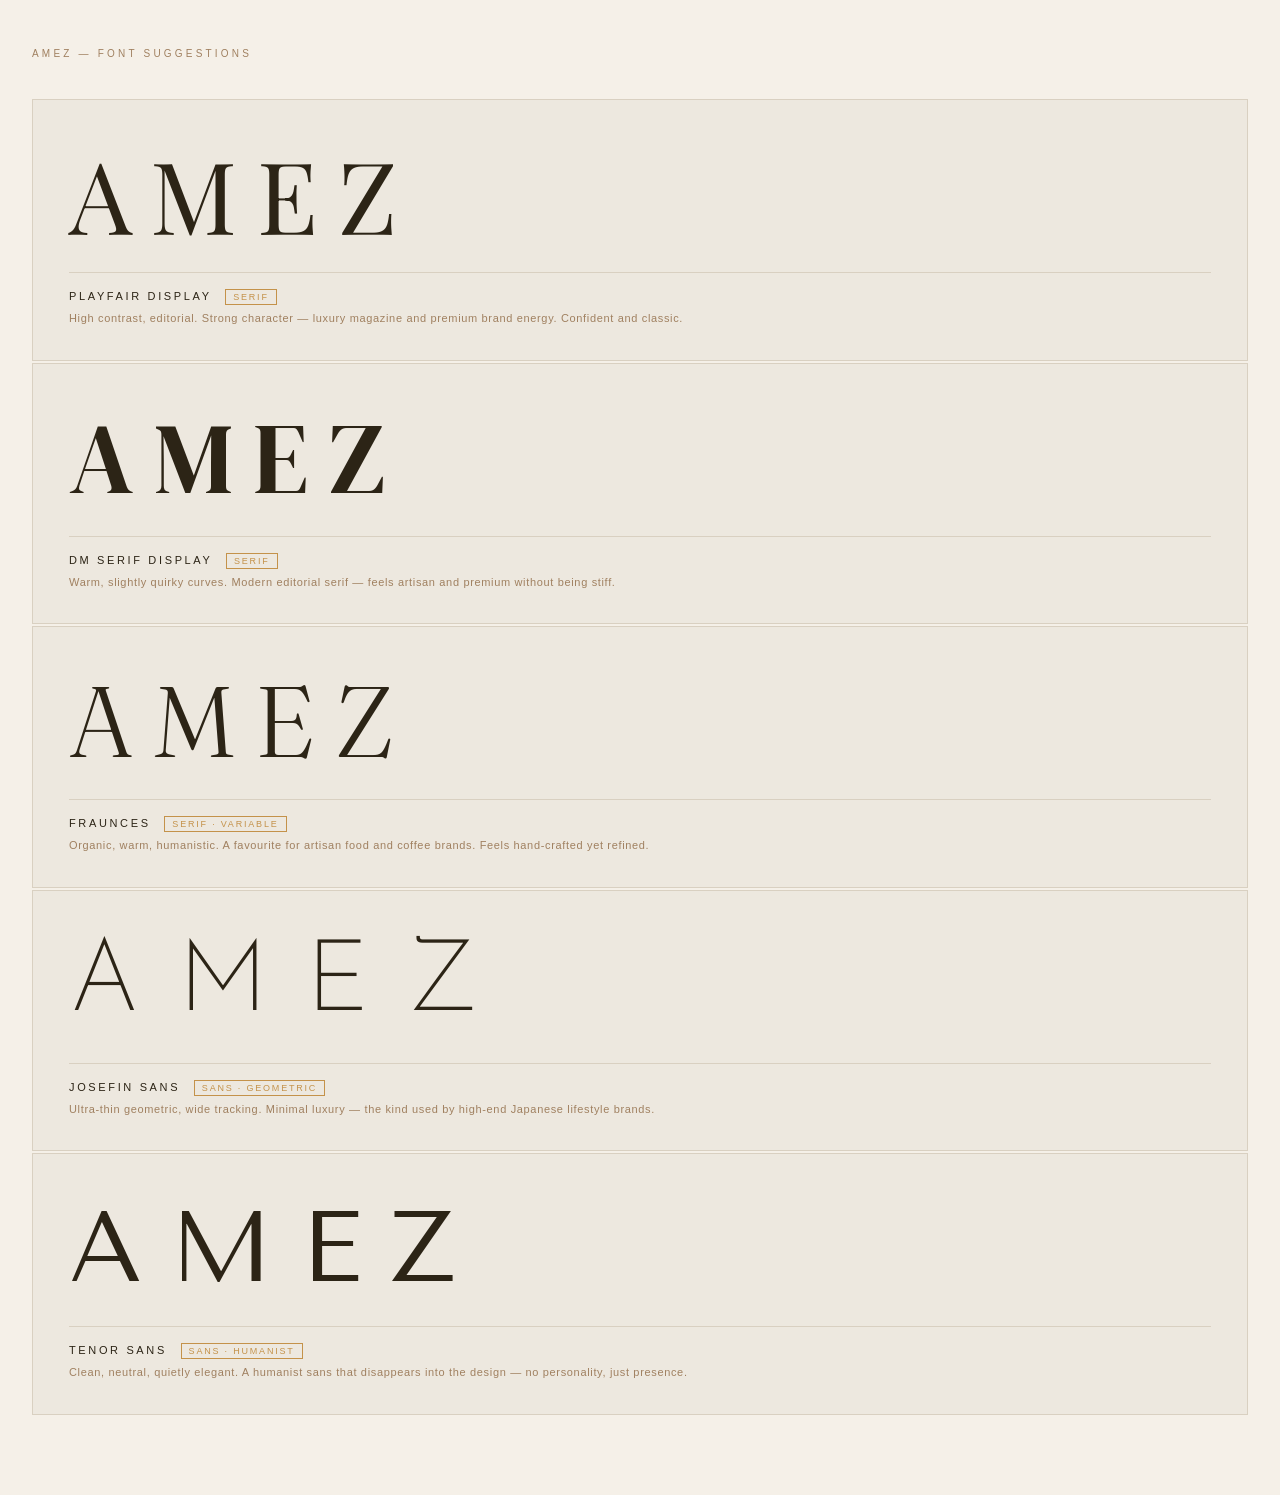
<file: font-preview.html>
<!DOCTYPE html>
<html lang="en">
<head>
  <meta charset="UTF-8" />
  <meta name="viewport" content="width=device-width, initial-scale=1.0" />
  <title>AMEZ — Font Suggestions</title>
  <!-- 主站字型：index.html 載入 Google Fonts（Raleway / Noto Sans TC）；以下連線只載入本頁範例用字型。 -->
  <link rel="preconnect" href="https://fonts.googleapis.com" />
  <link rel="preconnect" href="https://fonts.gstatic.com" crossorigin />
  <link href="https://fonts.googleapis.com/css2?family=Playfair+Display:wght@400;500&family=DM+Serif+Display&family=Fraunces:opsz,wght@9..144,300;9..144,400&family=Josefin+Sans:wght@100;200;300&family=Tenor+Sans&display=swap" rel="stylesheet" />
  <style>
    *, *::before, *::after { box-sizing: border-box; margin: 0; padding: 0; }

    body {
      background: #F5F0E8;
      color: #2C2416;
      padding: 48px 32px 80px;
      font-family: -apple-system, BlinkMacSystemFont, "Segoe UI", Roboto, "Helvetica Neue", Helvetica, Arial, "PingFang TC", "PingFang HK", "Microsoft JhengHei", "Heiti TC", sans-serif;
      font-weight: 300;
    }

    .page-title {
      font-size: 10px;
      letter-spacing: 0.32em;
      text-transform: uppercase;
      color: #A08060;
      margin-bottom: 40px;
    }

    .grid {
      display: flex;
      flex-direction: column;
      gap: 2px;
    }

    .card {
      background: #EDE8DF;
      padding: 44px 36px 32px;
      border: 1px solid #D9D0C1;
      cursor: pointer;
      transition: background 0.2s;
    }

    .card:hover { background: #E6DFD4; }

    .wordmark {
      font-size: clamp(56px, 12vw, 100px);
      letter-spacing: 0.2em;
      line-height: 1;
      color: #2C2416;
      margin-bottom: 28px;
    }

    .divider {
      width: 100%;
      height: 1px;
      background: #D9D0C1;
      margin-bottom: 16px;
    }

    .font-name {
      font-size: 11px;
      letter-spacing: 0.24em;
      text-transform: uppercase;
      color: #2C2416;
      margin-bottom: 5px;
    }

    .font-desc {
      font-size: 11px;
      letter-spacing: 0.06em;
      color: #A08060;
      line-height: 1.6;
    }

    .badge {
      display: inline-block;
      font-size: 9px;
      letter-spacing: 0.2em;
      text-transform: uppercase;
      color: #C4924A;
      border: 1px solid #C4924A;
      padding: 2px 7px;
      margin-left: 8px;
      vertical-align: middle;
    }

    /* 1 — Playfair Display */
    .f1 { font-family: 'Playfair Display', serif; font-weight: 400; }

    /* 2 — DM Serif Display */
    .f2 { font-family: 'DM Serif Display', serif; font-weight: 400; }

    /* 3 — Fraunces */
    .f3 { font-family: 'Fraunces', serif; font-weight: 300; font-variation-settings: 'opsz' 72; }

    /* 4 — Josefin Sans */
    .f4 { font-family: 'Josefin Sans', sans-serif; font-weight: 200; letter-spacing: 0.38em; }

    /* 5 — Tenor Sans */
    .f5 { font-family: 'Tenor Sans', sans-serif; font-weight: 400; letter-spacing: 0.28em; }
  </style>
</head>
<body>

  <p class="page-title">AMEZ — Font Suggestions</p>

  <div class="grid">

    <div class="card">
      <div class="wordmark f1">AMEZ</div>
      <div class="divider"></div>
      <div class="font-name">Playfair Display <span class="badge">Serif</span></div>
      <div class="font-desc">High contrast, editorial. Strong character — luxury magazine and premium brand energy. Confident and classic.</div>
    </div>

    <div class="card">
      <div class="wordmark f2">AMEZ</div>
      <div class="divider"></div>
      <div class="font-name">DM Serif Display <span class="badge">Serif</span></div>
      <div class="font-desc">Warm, slightly quirky curves. Modern editorial serif — feels artisan and premium without being stiff.</div>
    </div>

    <div class="card">
      <div class="wordmark f3">AMEZ</div>
      <div class="divider"></div>
      <div class="font-name">Fraunces <span class="badge">Serif · Variable</span></div>
      <div class="font-desc">Organic, warm, humanistic. A favourite for artisan food and coffee brands. Feels hand-crafted yet refined.</div>
    </div>

    <div class="card">
      <div class="wordmark f4">AMEZ</div>
      <div class="divider"></div>
      <div class="font-name">Josefin Sans <span class="badge">Sans · Geometric</span></div>
      <div class="font-desc">Ultra-thin geometric, wide tracking. Minimal luxury — the kind used by high-end Japanese lifestyle brands.</div>
    </div>

    <div class="card">
      <div class="wordmark f5">AMEZ</div>
      <div class="divider"></div>
      <div class="font-name">Tenor Sans <span class="badge">Sans · Humanist</span></div>
      <div class="font-desc">Clean, neutral, quietly elegant. A humanist sans that disappears into the design — no personality, just presence.</div>
    </div>

  </div>

</body>
</html>
</file>
